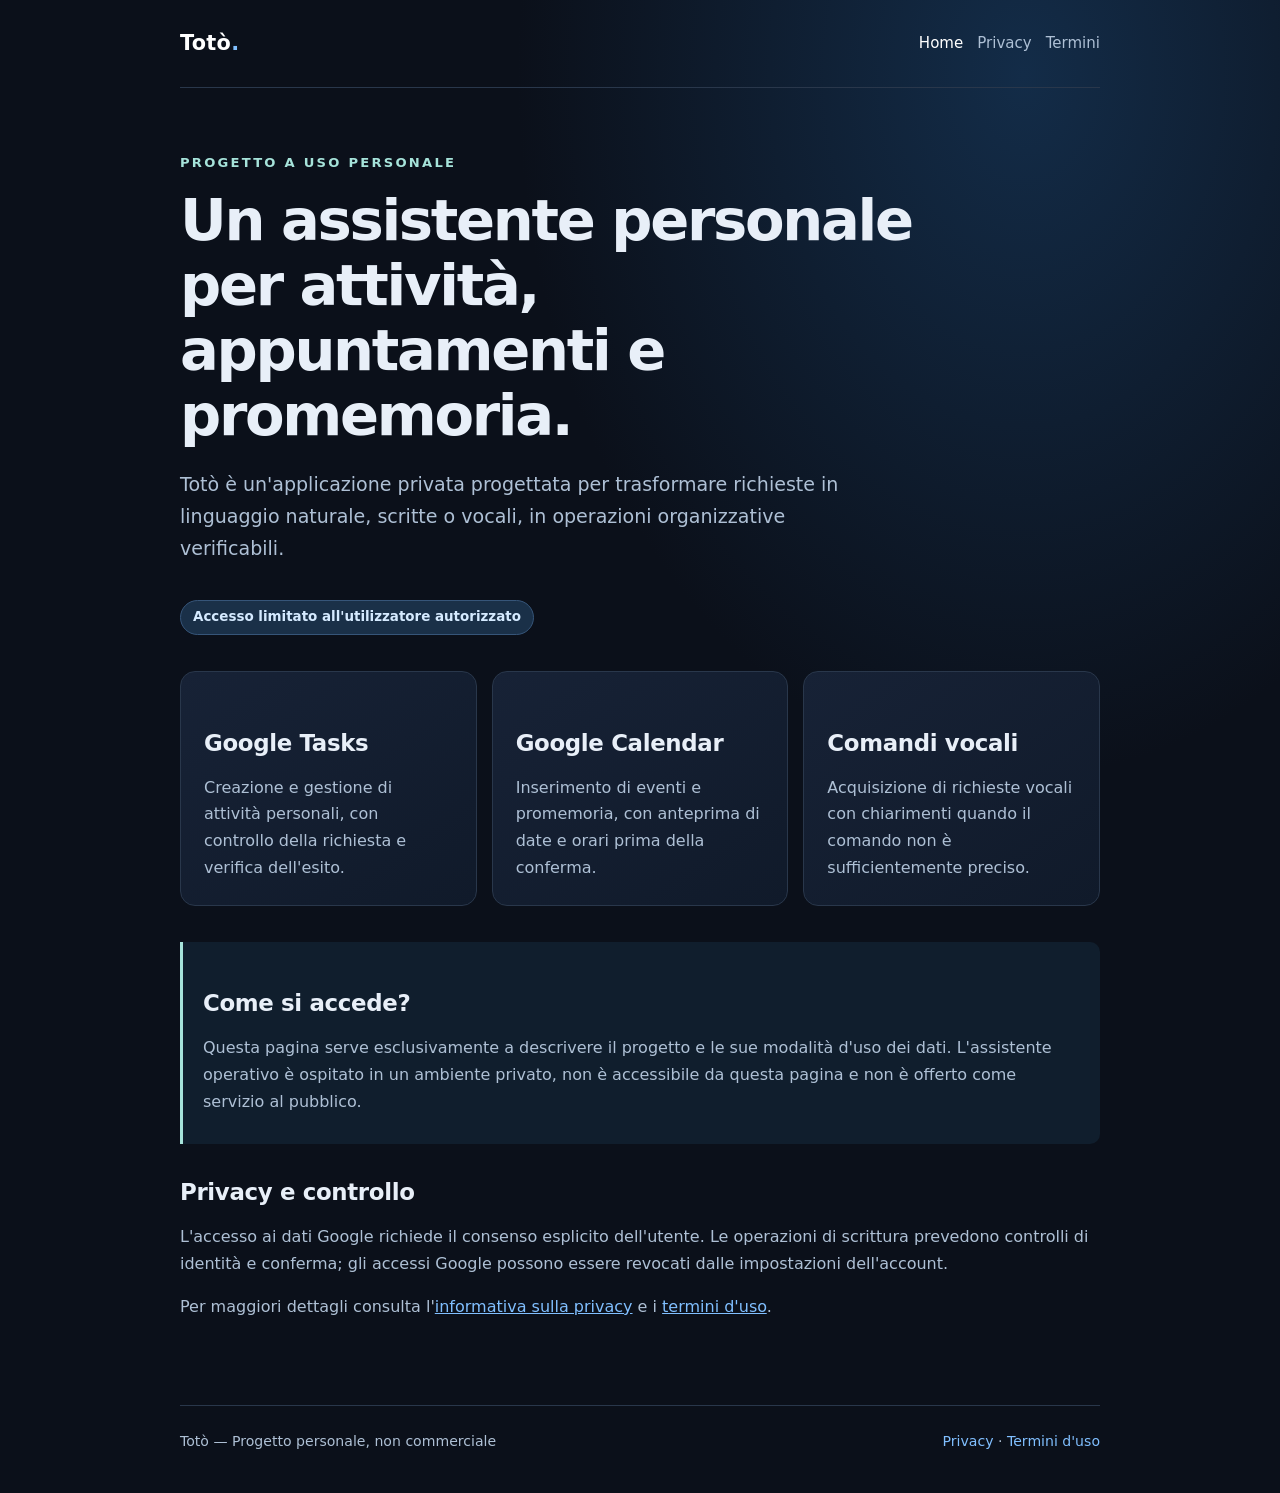
<file: index.html>
<!doctype html>
<html lang="it"><head><meta charset="utf-8"><meta name="viewport" content="width=device-width,initial-scale=1"><meta name="description" content="Totò è un assistente personale privato per gestire attività, eventi e promemoria con Google Tasks e Google Calendar."><meta name="robots" content="index,follow"><title>Totò — Assistente personale</title><link rel="stylesheet" href="style.css"></head>
<body><header><a class="brand" href="./">Totò<span>.</span></a><nav aria-label="Navigazione principale"><a href="./" aria-current="page">Home</a><a href="privacy.html">Privacy</a><a href="terms.html">Termini</a></nav></header>
<main><div class="eyebrow">Progetto a uso personale</div><h1>Un assistente personale per attività, appuntamenti e promemoria.</h1><p class="lead">Totò è un'applicazione privata progettata per trasformare richieste in linguaggio naturale, scritte o vocali, in operazioni organizzative verificabili.</p><span class="tag">Accesso limitato all'utilizzatore autorizzato</span>
<div class="grid"><section class="panel"><h2>Google Tasks</h2><p>Creazione e gestione di attività personali, con controllo della richiesta e verifica dell'esito.</p></section><section class="panel"><h2>Google Calendar</h2><p>Inserimento di eventi e promemoria, con anteprima di date e orari prima della conferma.</p></section><section class="panel"><h2>Comandi vocali</h2><p>Acquisizione di richieste vocali con chiarimenti quando il comando non è sufficientemente preciso.</p></section></div>
<section class="aside"><h2>Come si accede?</h2><p>Questa pagina serve esclusivamente a descrivere il progetto e le sue modalità d'uso dei dati. L'assistente operativo è ospitato in un ambiente privato, non è accessibile da questa pagina e non è offerto come servizio al pubblico.</p></section>
<h2>Privacy e controllo</h2><p>L'accesso ai dati Google richiede il consenso esplicito dell'utente. Le operazioni di scrittura prevedono controlli di identità e conferma; gli accessi Google possono essere revocati dalle impostazioni dell'account.</p><p>Per maggiori dettagli consulta l'<a href="privacy.html">informativa sulla privacy</a> e i <a href="terms.html">termini d'uso</a>.</p>
</main><footer><span>Totò — Progetto personale, non commerciale</span><span><a href="privacy.html">Privacy</a> · <a href="terms.html">Termini d'uso</a></span></footer></body></html>
</file>
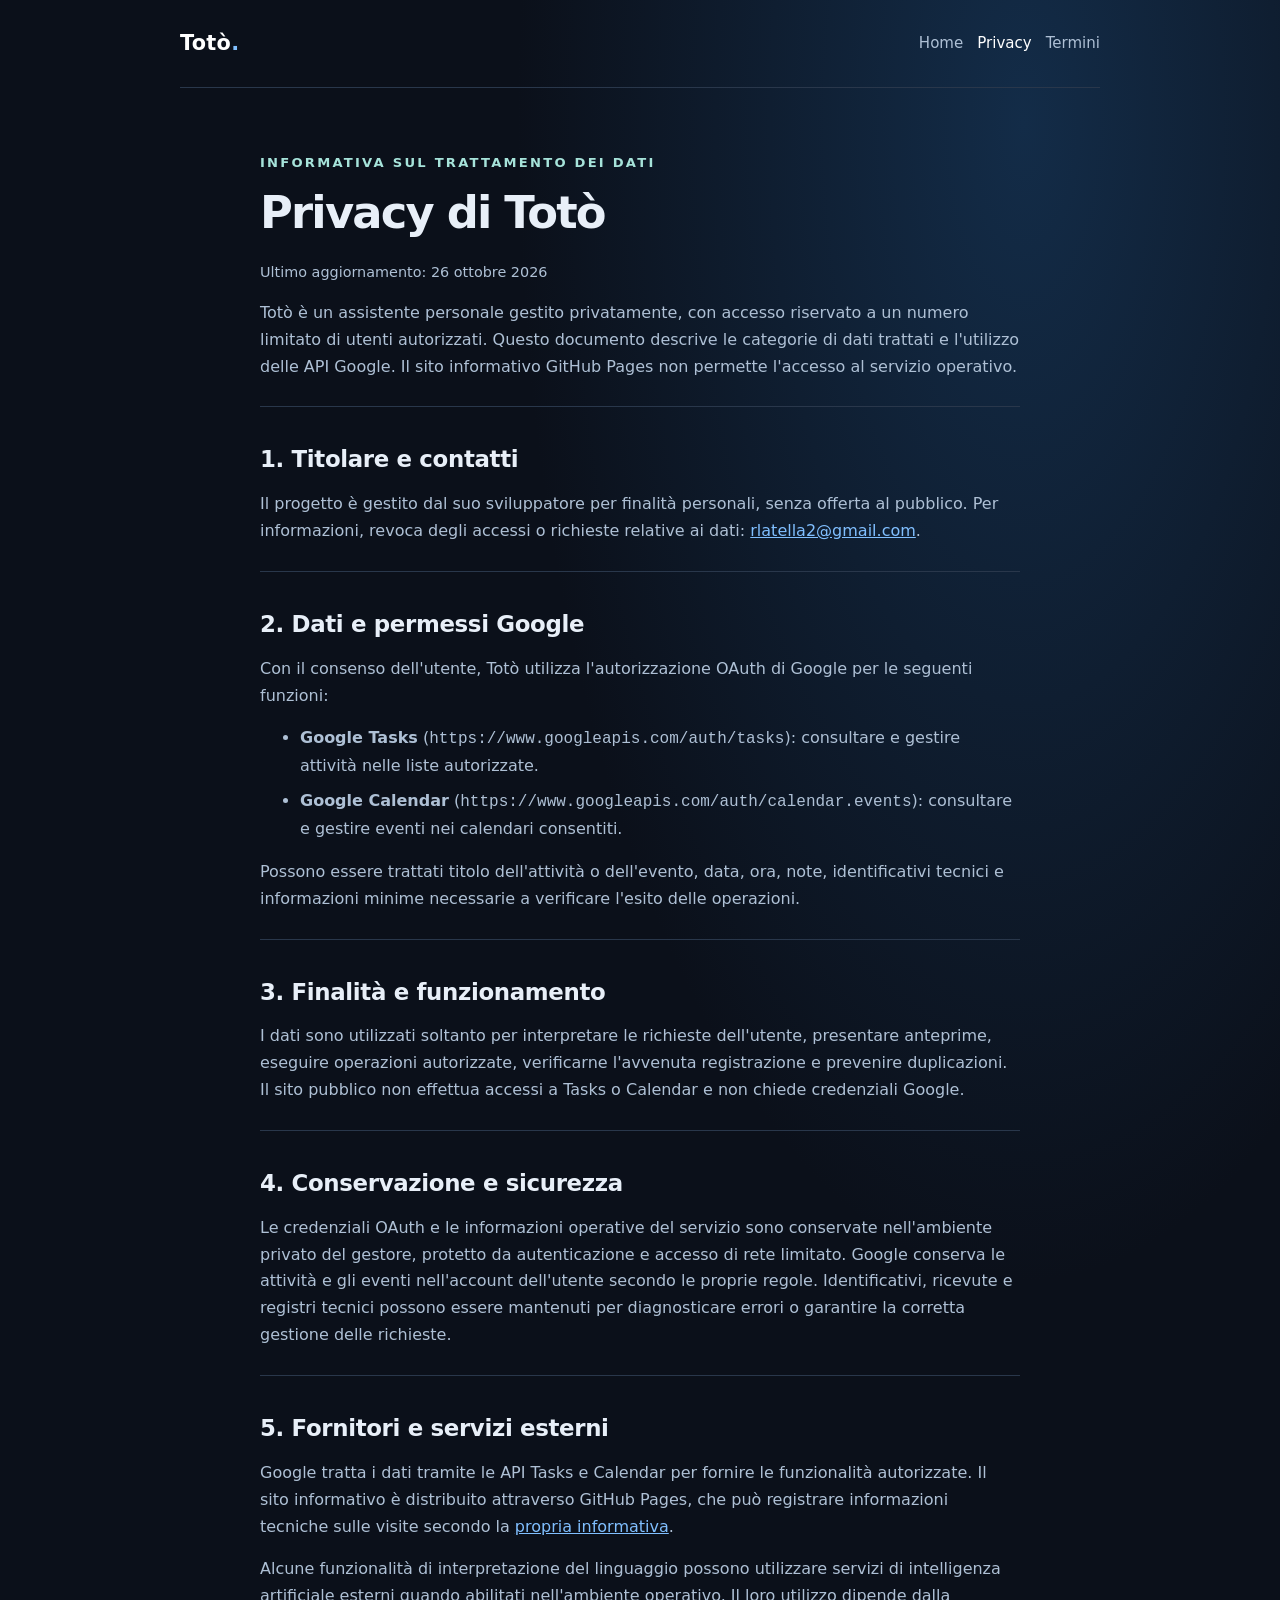
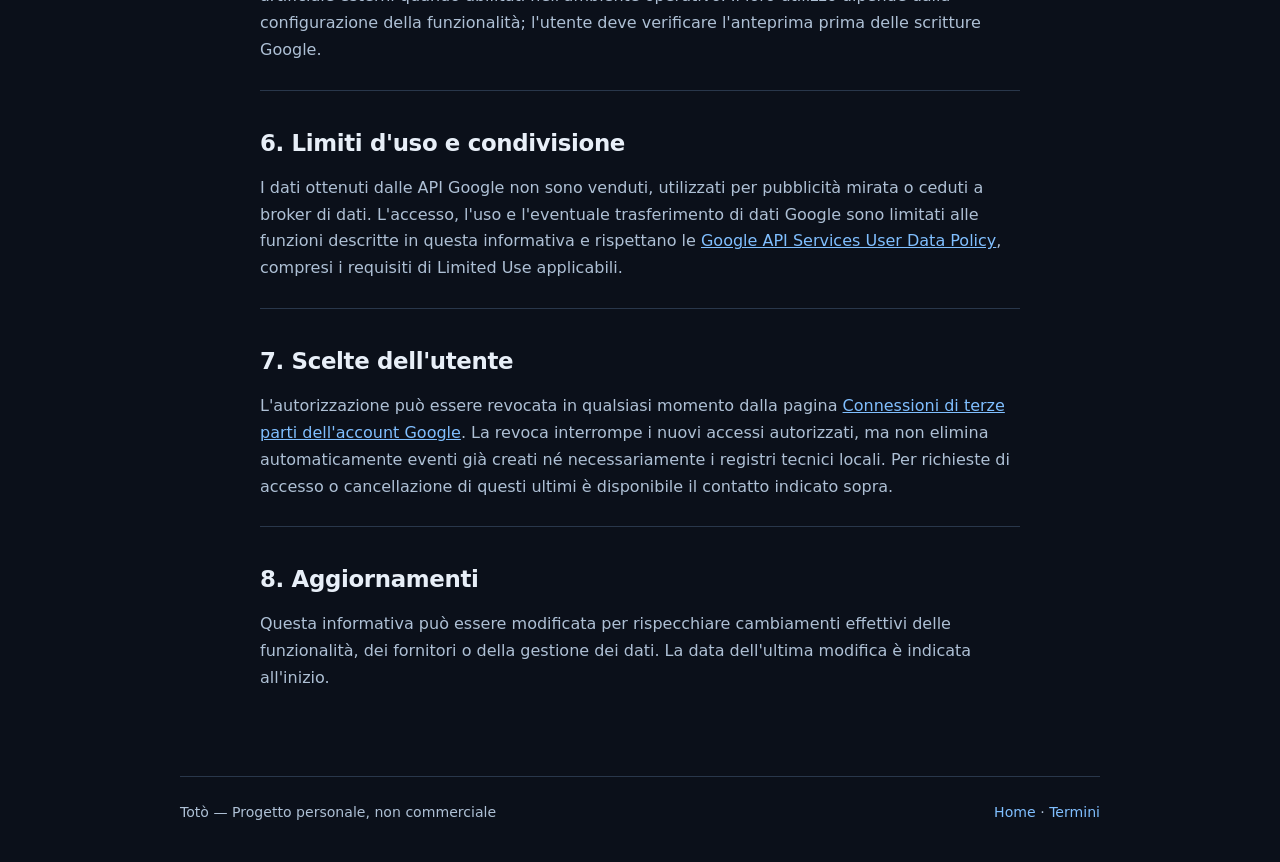
<file: privacy.html>
<!doctype html>
<html lang="it"><head><meta charset="utf-8"><meta name="viewport" content="width=device-width,initial-scale=1"><meta name="description" content="Informativa sull'uso dei dati Google da parte di Totò Personal Assistant."><title>Informativa privacy — Totò</title><link rel="stylesheet" href="style.css"></head>
<body><header><a class="brand" href="./">Totò<span>.</span></a><nav aria-label="Navigazione principale"><a href="./">Home</a><a href="privacy.html" aria-current="page">Privacy</a><a href="terms.html">Termini</a></nav></header>
<main class="doc"><div class="eyebrow">Informativa sul trattamento dei dati</div><h1>Privacy di Totò</h1><p class="small">Ultimo aggiornamento: 26 ottobre 2026</p><p>Totò è un assistente personale gestito privatamente, con accesso riservato a un numero limitato di utenti autorizzati. Questo documento descrive le categorie di dati trattati e l'utilizzo delle API Google. Il sito informativo GitHub Pages non permette l'accesso al servizio operativo.</p>
<section><h2>1. Titolare e contatti</h2><p>Il progetto è gestito dal suo sviluppatore per finalità personali, senza offerta al pubblico. Per informazioni, revoca degli accessi o richieste relative ai dati: <a href="mailto:rlatella2@gmail.com">rlatella2@gmail.com</a>.</p></section>
<section><h2>2. Dati e permessi Google</h2><p>Con il consenso dell'utente, Totò utilizza l'autorizzazione OAuth di Google per le seguenti funzioni:</p><ul><li><strong>Google Tasks</strong> (<code>https://www.googleapis.com/auth/tasks</code>): consultare e gestire attività nelle liste autorizzate.</li><li><strong>Google Calendar</strong> (<code>https://www.googleapis.com/auth/calendar.events</code>): consultare e gestire eventi nei calendari consentiti.</li></ul><p>Possono essere trattati titolo dell'attività o dell'evento, data, ora, note, identificativi tecnici e informazioni minime necessarie a verificare l'esito delle operazioni.</p></section>
<section><h2>3. Finalità e funzionamento</h2><p>I dati sono utilizzati soltanto per interpretare le richieste dell'utente, presentare anteprime, eseguire operazioni autorizzate, verificarne l'avvenuta registrazione e prevenire duplicazioni. Il sito pubblico non effettua accessi a Tasks o Calendar e non chiede credenziali Google.</p></section>
<section><h2>4. Conservazione e sicurezza</h2><p>Le credenziali OAuth e le informazioni operative del servizio sono conservate nell'ambiente privato del gestore, protetto da autenticazione e accesso di rete limitato. Google conserva le attività e gli eventi nell'account dell'utente secondo le proprie regole. Identificativi, ricevute e registri tecnici possono essere mantenuti per diagnosticare errori o garantire la corretta gestione delle richieste.</p></section>
<section><h2>5. Fornitori e servizi esterni</h2><p>Google tratta i dati tramite le API Tasks e Calendar per fornire le funzionalità autorizzate. Il sito informativo è distribuito attraverso GitHub Pages, che può registrare informazioni tecniche sulle visite secondo la <a href="https://docs.github.com/en/site-policy/privacy-policies/github-general-privacy-statement" rel="noopener noreferrer">propria informativa</a>.</p><p>Alcune funzionalità di interpretazione del linguaggio possono utilizzare servizi di intelligenza artificiale esterni quando abilitati nell'ambiente operativo. Il loro utilizzo dipende dalla configurazione della funzionalità; l'utente deve verificare l'anteprima prima delle scritture Google.</p></section>
<section><h2>6. Limiti d'uso e condivisione</h2><p>I dati ottenuti dalle API Google non sono venduti, utilizzati per pubblicità mirata o ceduti a broker di dati. L'accesso, l'uso e l'eventuale trasferimento di dati Google sono limitati alle funzioni descritte in questa informativa e rispettano le <a href="https://developers.google.com/terms/api-services-user-data-policy" rel="noopener noreferrer">Google API Services User Data Policy</a>, compresi i requisiti di Limited Use applicabili.</p></section>
<section><h2>7. Scelte dell'utente</h2><p>L'autorizzazione può essere revocata in qualsiasi momento dalla pagina <a href="https://myaccount.google.com/connections" rel="noopener noreferrer">Connessioni di terze parti dell'account Google</a>. La revoca interrompe i nuovi accessi autorizzati, ma non elimina automaticamente eventi già creati né necessariamente i registri tecnici locali. Per richieste di accesso o cancellazione di questi ultimi è disponibile il contatto indicato sopra.</p></section>
<section><h2>8. Aggiornamenti</h2><p>Questa informativa può essere modificata per rispecchiare cambiamenti effettivi delle funzionalità, dei fornitori o della gestione dei dati. La data dell'ultima modifica è indicata all'inizio.</p></section>
</main><footer><span>Totò — Progetto personale, non commerciale</span><span><a href="./">Home</a> · <a href="terms.html">Termini</a></span></footer></body></html>
</file>
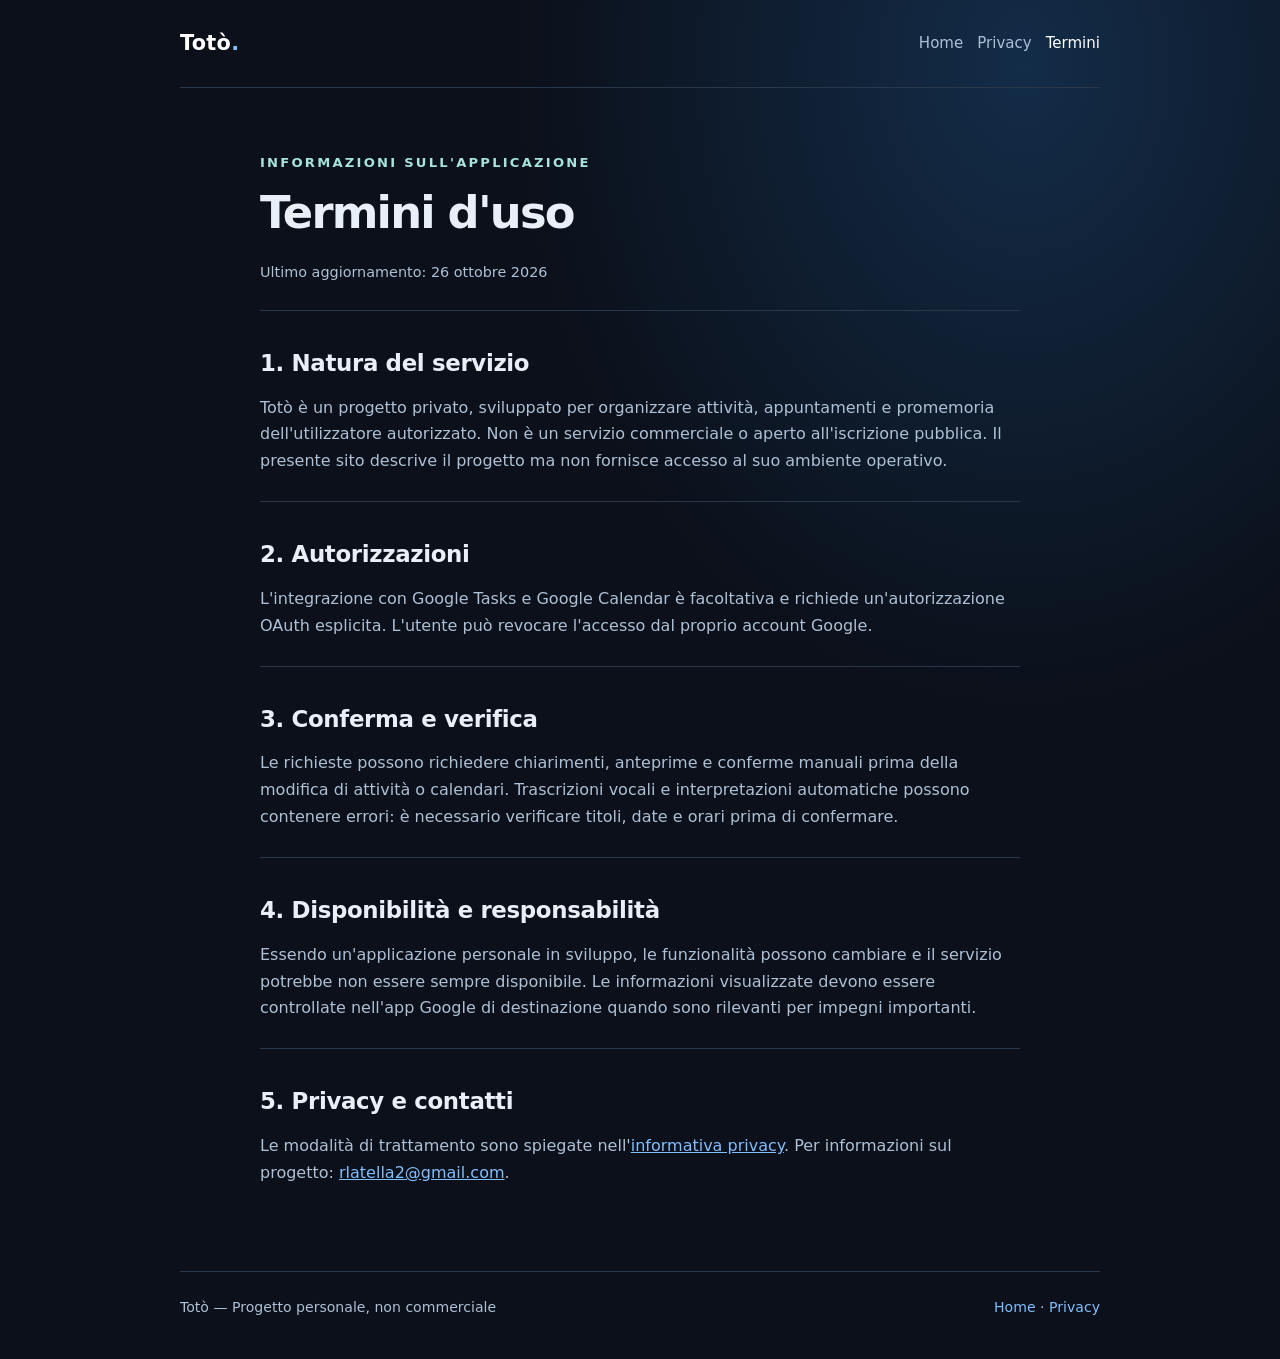
<file: terms.html>
<!doctype html>
<html lang="it"><head><meta charset="utf-8"><meta name="viewport" content="width=device-width,initial-scale=1"><meta name="description" content="Termini d'uso del progetto privato Totò Personal Assistant."><title>Termini d'uso — Totò</title><link rel="stylesheet" href="style.css"></head>
<body><header><a class="brand" href="./">Totò<span>.</span></a><nav aria-label="Navigazione principale"><a href="./">Home</a><a href="privacy.html">Privacy</a><a href="terms.html" aria-current="page">Termini</a></nav></header>
<main class="doc"><div class="eyebrow">Informazioni sull'applicazione</div><h1>Termini d'uso</h1><p class="small">Ultimo aggiornamento: 26 ottobre 2026</p>
<section><h2>1. Natura del servizio</h2><p>Totò è un progetto privato, sviluppato per organizzare attività, appuntamenti e promemoria dell'utilizzatore autorizzato. Non è un servizio commerciale o aperto all'iscrizione pubblica. Il presente sito descrive il progetto ma non fornisce accesso al suo ambiente operativo.</p></section>
<section><h2>2. Autorizzazioni</h2><p>L'integrazione con Google Tasks e Google Calendar è facoltativa e richiede un'autorizzazione OAuth esplicita. L'utente può revocare l'accesso dal proprio account Google.</p></section>
<section><h2>3. Conferma e verifica</h2><p>Le richieste possono richiedere chiarimenti, anteprime e conferme manuali prima della modifica di attività o calendari. Trascrizioni vocali e interpretazioni automatiche possono contenere errori: è necessario verificare titoli, date e orari prima di confermare.</p></section>
<section><h2>4. Disponibilità e responsabilità</h2><p>Essendo un'applicazione personale in sviluppo, le funzionalità possono cambiare e il servizio potrebbe non essere sempre disponibile. Le informazioni visualizzate devono essere controllate nell'app Google di destinazione quando sono rilevanti per impegni importanti.</p></section>
<section><h2>5. Privacy e contatti</h2><p>Le modalità di trattamento sono spiegate nell'<a href="privacy.html">informativa privacy</a>. Per informazioni sul progetto: <a href="mailto:rlatella2@gmail.com">rlatella2@gmail.com</a>.</p></section>
</main><footer><span>Totò — Progetto personale, non commerciale</span><span><a href="./">Home</a> · <a href="privacy.html">Privacy</a></span></footer></body></html>
</file>
<file: style.css>
:root{color-scheme:dark;--bg:#0b101a;--surface:#121b2b;--line:#29374b;--text:#e8eff8;--muted:#aec0d5;--accent:#80bfff;--accent2:#a6e3da}
*{box-sizing:border-box}html{scroll-behavior:smooth}body{margin:0;background:radial-gradient(ellipse at 80% 5%,#132c48 0,transparent 35%),var(--bg);color:var(--text);font:16px/1.68 system-ui,-apple-system,"Segoe UI",sans-serif;min-height:100vh}a{color:var(--accent)}a:hover{color:#c4e0ff}header,main,footer{width:min(920px,calc(100% - 40px));margin:auto}header{padding:26px 0;display:flex;align-items:center;justify-content:space-between;gap:22px;border-bottom:1px solid var(--line)}.brand{text-decoration:none;font-size:1.3rem;font-weight:750;color:#fff;letter-spacing:.015em}.brand span{color:var(--accent)}nav{display:flex;flex-wrap:wrap;gap:14px}nav a{text-decoration:none;color:var(--muted);font-size:.94rem}nav a[aria-current=page],nav a:hover{color:#fff}main{padding:64px 0 68px}.eyebrow{color:var(--accent2);font-size:.82rem;text-transform:uppercase;letter-spacing:.17em;font-weight:700}h1{font-size:clamp(2rem,6vw,3.6rem);line-height:1.13;letter-spacing:-.04em;margin:14px 0 21px;max-width:780px}h2{font-size:1.43rem;line-height:1.3;margin:34px 0 12px;letter-spacing:-.015em}h3{font-size:1.06rem;margin-bottom:8px}p,li{color:var(--muted)}.lead{font-size:1.19rem;max-width:680px;margin:0 0 35px}.tag{display:inline-flex;border:1px solid #365579;background:#1a3048;padding:5px 12px;border-radius:20px;color:#d5eaff;font-size:.84rem;font-weight:600}.grid{display:grid;grid-template-columns:repeat(3,minmax(0,1fr));gap:15px;margin:36px 0}.panel{background:linear-gradient(145deg,#172236,#101a2a);border:1px solid var(--line);border-radius:15px;padding:23px}.panel p{margin-bottom:0}.aside{margin-top:35px;border-left:3px solid var(--accent2);padding:13px 20px;background:#101e2d;border-radius:0 10px 10px 0}.small{font-size:.9rem}.doc{max-width:760px}.doc h1{font-size:clamp(2rem,5vw,2.8rem)}.doc li{margin:8px 0}.doc section{border-top:1px solid var(--line);margin-top:26px;padding-top:4px}footer{padding:24px 0 40px;border-top:1px solid var(--line);display:flex;justify-content:space-between;gap:18px;flex-wrap:wrap;color:var(--muted);font-size:.88rem}footer a{text-decoration:none}@media(max-width:700px){header{align-items:flex-start;flex-direction:column;padding:18px 0}.grid{grid-template-columns:1fr}main{padding:43px 0 48px}}
</file>
